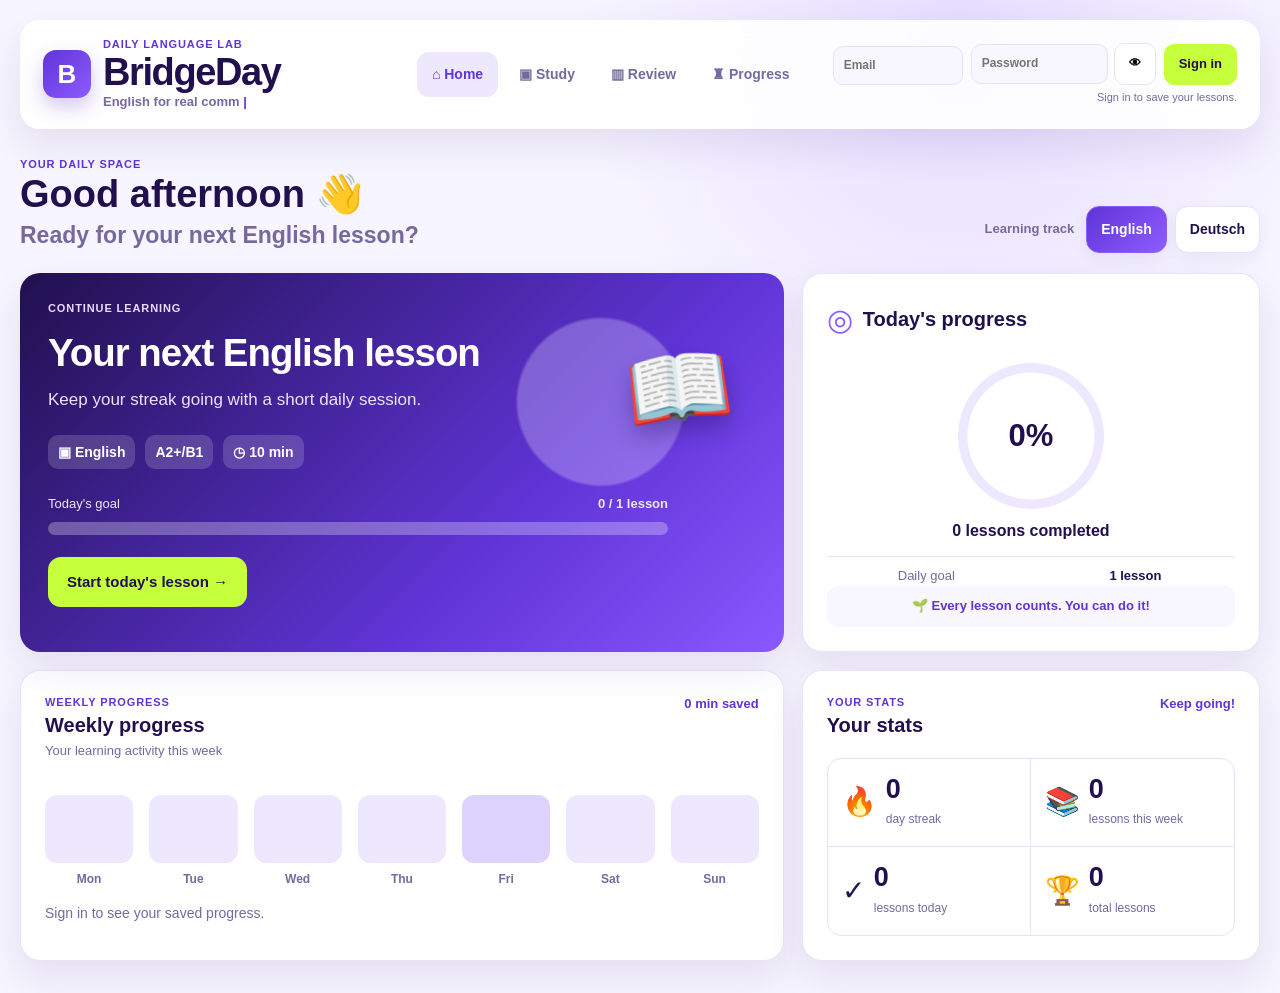
<file: front/index.html>
<!DOCTYPE html>

<!-- This file creates the BridgeDay page structure. -->
<!-- It shows the dashboard, study pages, and account areas. -->

<html lang="en">
<head>
  <!-- This helps the browser read special letters. -->
  <meta charset="UTF-8">

  <!-- This helps the page work on mobile phones. -->
  <meta name="viewport" content="width=device-width, initial-scale=1.0">

  <!-- This shows the BridgeDay browser icon. -->
  <link
    rel="icon"
    type="image/svg+xml"
    href="favicon.svg"
  >

  <!-- This is the text in the browser tab. -->
  <title>BridgeDay | Daily Language Lab</title>

  <!-- This connects the CSS file to the page. -->
  <link rel="stylesheet" href="styles.css">
</head>

<body>
  <!-- This is the main page area. -->
  <main class="app">

    <!-- This is the main app header. -->
    <header class="app-header">
      <!-- This shows the BridgeDay brand. -->
      <div class="brand-block">
        <div class="brand-icon">B</div>

        <div>
          <p class="brand-label">DAILY LANGUAGE LAB</p>
          <h1>BridgeDay</h1>

          <!-- This text changes by JavaScript. -->
          <p class="typing-line">
            <span id="typing-text"></span>
            <span class="typing-cursor">|</span>
          </p>
        </div>
      </div>

      <!-- This is the main app menu. -->
      <nav class="main-nav" aria-label="Main navigation">
        <button
          class="nav-button active-page"
          type="button"
          data-page="home"
        >
          ⌂ Home
        </button>

        <button
          class="nav-button"
          type="button"
          data-page="study"
        >
          ▣ Study
        </button>

        <button
          class="nav-button"
          type="button"
          data-page="review"
        >
          ▥ Review
        </button>

        <button
          class="nav-button"
          type="button"
          data-page="progress"
        >
          ♜ Progress
        </button>
      </nav>

      <!-- This shows the signed in user session. -->
      <section class="account-strip" id="account-strip" hidden>
        <div class="account-avatar">L</div>

        <div class="account-details">
          <strong id="top-user-label">user@example.com</strong>

          <!-- This shows the current browser session time. -->
          <span>
            <i class="online-dot"></i>
            Online · Session <span id="session-timer">00:00:00</span>
          </span>
        </div>

        <!-- This signs out the current user. -->
        <button
          class="logout-button"
          id="logout-button"
          type="button"
        >
          Sign out
        </button>
      </section>

      <!-- This shows the login form in the header. -->
      <section class="header-login-panel" id="auth-card">
        <!-- This sends login data to the API. -->
        <form class="auth-form header-auth-form" id="login-form">
          <label>
            <span class="screen-reader-text">Email</span>
            <input
              id="login-email"
              type="email"
              required
              placeholder="Email"
            >
          </label>

          <label>
            <span class="screen-reader-text">Password</span>

            <!-- This groups password input and eye button. -->
            <span class="password-field">
              <input
                id="login-password"
                type="password"
                required
                minlength="8"
                placeholder="Password"
              >

              <!-- This shows or hides the password. -->
              <button
                class="password-toggle"
                id="password-toggle"
                type="button"
                aria-label="Show password"
                title="Show password"
              >
                👁
              </button>
            </span>
          </label>

          <!-- This signs in the user. -->
          <button class="main-button" type="submit">
            Sign in
          </button>
        </form>

        <!-- This shows safe login messages. -->
        <p class="header-auth-status" id="auth-status">
          Sign in to save your learning.
        </p>
      </section>
    </header>

    <!-- This is the Home dashboard. -->
    <section class="home-dashboard page-section home-page">
      <!-- This welcomes the user. -->
      <div class="home-welcome">
        <div>
          <p class="small-title">YOUR DAILY SPACE</p>
          <h2 id="greeting-title">Good evening 👋</h2>
          <p id="greeting-question">
            Ready for your next English lesson?
          </p>
        </div>

        <!-- This chooses the study language. -->
        <section class="language-picker">
          <!-- This explains that buttons change the Learning track. -->
          <p>Learning track</p>

          <div class="language-buttons">
            <button
  class="language-button active-language"
  type="button"
  data-language="english"
>
  English
            </button>

            <button
              class="language-button"
              type="button"
              data-language="german"
            >
              Deutsch
            </button>
          </div>
        </section>
      </div>

      <!-- This holds the main dashboard cards. -->
      <div class="dashboard-grid">

        <!-- This shows the next lesson. -->
        <article class="continue-card">
          <p class="card-label">CONTINUE LEARNING</p>
          <h3 id="home-lesson-title">Your next English lesson</h3>
          <p id="home-lesson-description">
            Keep your streak going with a short daily session.
          </p>

          <div class="lesson-meta">
            <span id="home-lesson-language">▣ English</span>
            <span id="home-lesson-level">A2+/B1</span>
            <span>◷ 10 min</span>
          </div>

          <!-- This shows a simple daily goal. -->
          <div class="goal-area">
            <div class="goal-text">
              <span>Today's goal</span>
              <strong id="home-goal-text">0 / 1 lesson</strong>
            </div>

            <div class="goal-track">
              <div class="goal-fill" id="home-goal-fill"></div>
            </div>
          </div>

          <!-- This opens the Study page. -->
          <button
            class="continue-button"
            id="continue-button"
            type="button"
          >
            Start today's lesson →
          </button>
        </article>

        <!-- This shows today's real progress. -->
        <article class="today-card">
          <div class="today-title">
            <span>◎</span>
            <h3>Today's progress</h3>
          </div>

          <!-- This ring changes with daily progress. -->
          <div class="progress-ring" id="daily-progress-ring">
            <strong id="daily-progress-percent">0%</strong>
          </div>

          <strong class="today-completed" id="daily-progress-count">
            0 lessons completed
          </strong>

          <div class="today-goal">
            <span>Daily goal</span>
            <strong>1 lesson</strong>
          </div>

          <p class="encouragement">
            🌱 Every lesson counts. You can do it!
          </p>
        </article>

        <!-- This shows weekly activity. -->
        <article class="weekly-progress-card">
          <div class="card-heading">
            <div>
              <p class="card-label">WEEKLY PROGRESS</p>
              <h3>Weekly progress</h3>
              <p>Your learning activity this week</p>
            </div>

            <span id="weekly-minutes">0 min total</span>
          </div>

          <!-- These bars will use real activity later. -->
          <div class="week-bars">
            <div><span class="week-bar"></span><p>Mon</p></div>
            <div><span class="week-bar"></span><p>Tue</p></div>
            <div><span class="week-bar"></span><p>Wed</p></div>
            <div><span class="week-bar"></span><p>Thu</p></div>
            <div><span class="week-bar"></span><p>Fri</p></div>
            <div><span class="week-bar"></span><p>Sat</p></div>
            <div><span class="week-bar"></span><p>Sun</p></div>
          </div>

          <p class="weekly-text" id="weekly-text">
            Complete your first lesson to see your progress.
          </p>
        </article>

        <!-- This shows real totals from the API. -->
        <article class="stats-card">
          <div class="card-heading">
            <div>
              <p class="card-label">YOUR STATS</p>
              <h3>Your stats</h3>
            </div>

            <span>Keep going!</span>
          </div>

          <div class="stats-grid">
            <div>
              <span>🔥</span>
              <strong id="streak-count">0</strong>
              <p>day streak</p>
            </div>

            <div>
              <span>📚</span>
              <strong id="week-count">0</strong>
              <p>lessons this week</p>
            </div>

            <div>
              <span>✓</span>
              <strong id="today-count">0</strong>
              <p>lessons today</p>
            </div>

            <div>
              <span>🏆</span>
              <strong id="total-count">0</strong>
              <p>total lessons</p>
            </div>
          </div>
        </article>
      </div>
    </section>

    <!-- This is the main lesson card. -->
    <section class="lesson-panel page-section study-page" hidden>
      <div class="lesson-header">
        <div>
          <p class="small-title" id="lesson-topic">DAILY LIFE</p>
          <h2 id="lesson-title">My work routine</h2>
          <p class="lesson-help">Study one language at a time.</p>
        </div>

        <span class="level-tag" id="lesson-level">A2</span>
      </div>

      <!-- This is the study menu. -->
      <nav class="study-nav" aria-label="Study navigation">
        <button
          class="study-button active-study-button"
          type="button"
          data-study="text"
        >
          Text
        </button>

        <button class="study-button" type="button" data-study="listening">
          Listening
        </button>

        <button class="study-button" type="button" data-study="grammar">
          Grammar
        </button>

        <button class="study-button" type="button" data-study="vocabulary">
          Vocabulary
        </button>

        <button class="study-button" type="button" data-study="speaking">
          Speak & Write
        </button>
      </nav>

      <!-- This is the text study area. -->
      <section class="study-content text-content">
        <div class="lesson-progress">
          <div class="progress-text">
            <span>Lesson progress</span>
            <!-- This shows the current study step. -->
            <span id="study-step-label">Step 1 of 5</span>
          </div>

          <div class="progress-track">
            <!-- This shows the current study progress. -->
            <div
              class="progress-value"
              id="study-progress-value"
            ></div>
          </div>
        </div>

        <!-- This is the main language card. -->
        <article class="language-card english-card">
          <div class="card-top">
            <div>
              <p class="card-number">01</p>
              <h3 id="primary-language-label">English</h3>
            </div>

            <button
              class="soft-button"
              type="button"
              data-language="en-GB"
            >
              Listen
            </button>
          </div>

          <p class="main-phrase" id="english-text"></p>

          <div class="meaning-box">
            <p>Meaning in Portuguese</p>
            <p id="portuguese-help"></p>
          </div>
        </article>

        <!-- This shows the comparison language. -->
        <button
          class="show-language-button"
          type="button"
          id="show-german-button"
        >
          Show German version
        </button>

        <article class="language-card german-card" id="german-card" hidden>
          <div class="card-top">
            <div>
              <p class="card-number">02</p>
              <h3 id="comparison-language-label">Deutsch</h3>
            </div>

            <button
              class="soft-button"
              type="button"
              data-language="de-DE"
            >
              Listen
            </button>
          </div>

          <p class="main-phrase" id="german-text"></p>

          <div class="meaning-box">
            <p>Meaning in Portuguese</p>
            <p id="comparison-portuguese-help"></p>
          </div>
        </article>
      </section>

      <!-- This is the listening area. -->
      <section class="study-content listening-content" hidden>
        <p class="small-title">LISTENING</p>
        <h3>Listen and understand</h3>

        <!-- This text changes for each lesson. -->
        <p class="page-help">
          Listen to the sentence and repeat it.
        </p>

        <!-- This plays or stops the current lesson audio. -->
        <button
          class="soft-button"
          id="listening-audio-button"
          type="button"
        >
          Listen
        </button>
      </section>

      <!-- This is the grammar area. -->
      <section class="study-content grammar-content" hidden>
        <p class="small-title">GRAMMAR</p>

        <h3>Grammar for today</h3>

        <p class="page-help">Small grammar lessons appear here.</p>

        <!-- This area will show the lesson fill-in-the-blank exercise. -->
        <div id="exercise-practice"></div>
      </section>

      <!-- This is the vocabulary area. -->
      <section
        class="vocabulary-section study-content vocabulary-content"
        hidden
      >
        <div class="section-title">
          <div>
            <p class="small-title">WORDS FOR TODAY</p>
            <h3>Vocabulary</h3>
          </div>

          <span id="word-count">0 words</span>
        </div>

        <div class="word-list" id="word-list"></div>
      </section>

      <!-- This is the writing area. -->
      <section class="practice-section study-content speaking-content" hidden>
        <p class="small-title">YOUR PRACTICE</p>

        <!-- This title changes for the selected learning track. -->
        <h3 id="writing-title">My daily sentence</h3>

        <!-- This instruction changes for the selected learning track. -->
        <label id="writing-instruction" for="my-sentence">
          Write one sentence in English.
        </label>

        <!-- This placeholder changes for the selected learning track. -->
        <textarea
          id="my-sentence"
          placeholder="I study English every day."
        ></textarea>

        <!-- This saves the learner sentence. -->
        <button
          class="soft-button"
          id="save-sentence-button"
          type="button"
        >
          Save my sentence
        </button>
      </section>

      <!-- These control the lesson study flow. -->
      <footer class="lesson-actions">
        <!-- This returns to the previous study step. -->
        <button
          class="next-button"
          id="previous-step-button"
          type="button"
          hidden
        >
          ← Previous step
        </button>

        <!-- This opens the next study step. -->
        <button
          class="main-button"
          id="continue-step-button"
          type="button"
        >
          Continue to Listening →
        </button>

        <!-- This saves a lesson after every step is complete. -->
        <button
          class="main-button"
          id="finish-lesson-button"
          type="button"
          hidden
        >
          Finish lesson
        </button>

        <!-- This opens the next lesson after completion. -->
        <button
          class="next-button"
          id="next-lesson-button"
          type="button"
          hidden
        >
          Next lesson →
        </button>
      </footer>
    </section>

    <!-- This is the review page. -->
    <section class="review-page page-section" hidden>
      <p class="small-title">REVIEW</p>
      <h2>Review your learning</h2>
      <p class="page-help">
        Review lessons when BridgeDay says they are ready.
      </p>

      <!-- This title changes with the review queue. -->
      <h3 id="review-title">Next review</h3>

      <!-- This text explains the review queue. -->
      <p id="review-text">Sign in to see your review status.</p>

      <!-- JavaScript creates real review cards here. -->
      <div id="review-list"></div>
    </section>

    <!-- This is the progress page. -->
    <section class="progress-page page-section" hidden>
      <p class="small-title">PROGRESS</p>
      <h2>Your language progress</h2>
      <p class="page-help">Your real data comes from BridgeDay API.</p>

      <article class="empty-card">
        <h3 id="progress-title">Start your first lesson</h3>
        <p id="progress-summary">
          Your data will grow with every study session.
        </p>
        <p id="progress-review">
          Sign in to see your review information.
        </p>
      </article>

      <!-- This area will show completed lessons from the selected track. -->
      <div id="progress-history-list" class="progress-history-list"></div>
    </section>
  </main>

  <!-- This starts the BridgeDay front application.
  <script
    type="module"
    src="js/app.js"
  ></script> -->

  <!-- Load the reusable exercise feature first. -->
<script src="js/exercises.js"></script>

<!-- Load the main BridgeDay application. -->
<script src="app.js"></script>
</body>
</html>
</file>
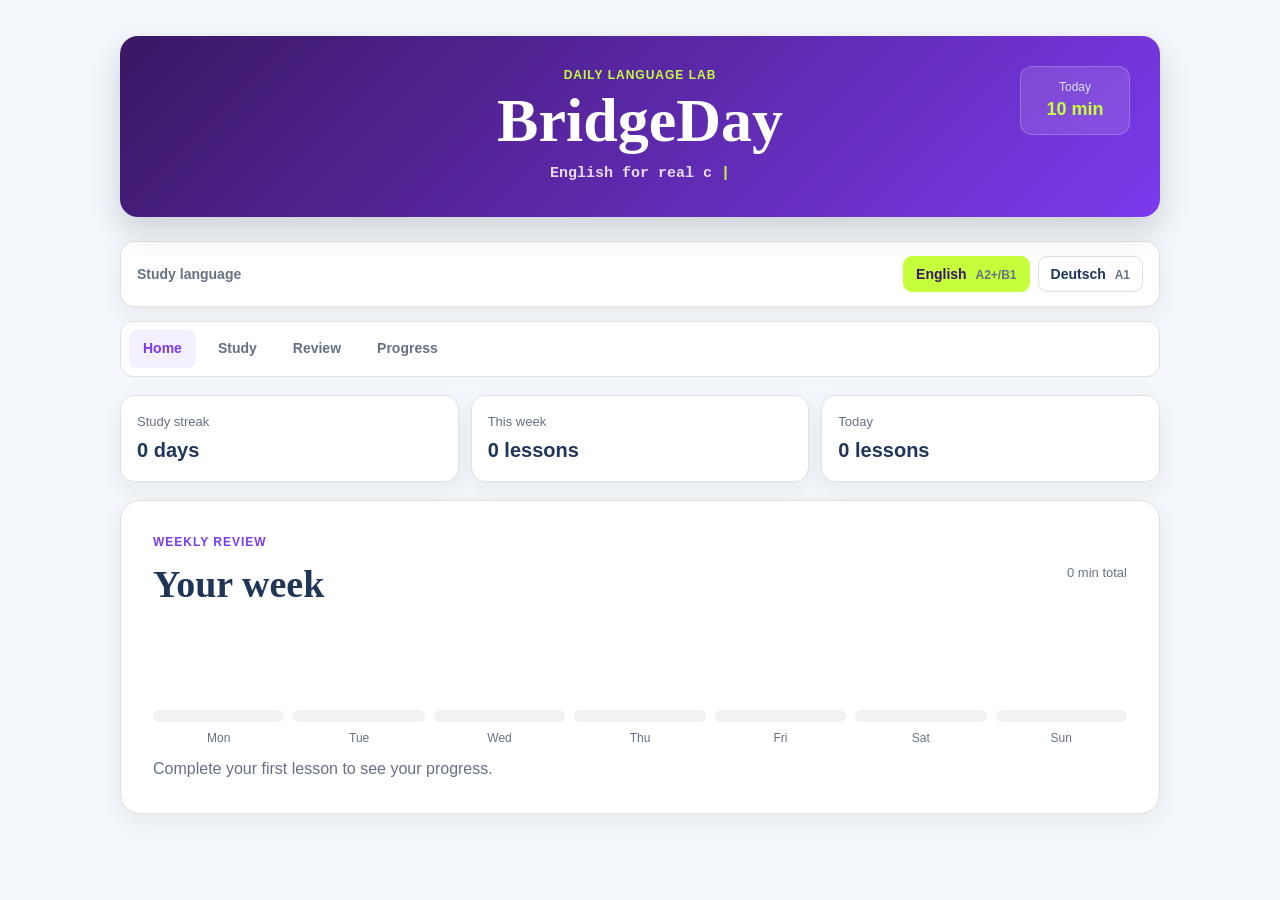
<file: frontend/index.html>
<!DOCTYPE html>
<html lang="en">
<head>
  <!-- This helps the browser read special letters. -->
  <meta charset="UTF-8">

  <!-- This helps the page work on mobile phones. -->
  <meta name="viewport" content="width=device-width, initial-scale=1.0">

  <!-- This shows the BridgeDay browser icon. -->
  <link
    rel="icon"
    type="image/svg+xml"
    href="favicon.svg"
  >

  <!-- This is the text in the browser tab. -->
  <title>BridgeDay | Daily Language Lab</title>

  <!-- This connects the CSS file to the page. -->
  <link rel="stylesheet" href="styles.css">
</head>

<body>
  <!-- This is the main page area. -->
  <main class="app">

    <!-- This is the top of the page. -->
    <header class="topbar">
      <!-- This is the main brand text. -->
      <div class="brand-block">
        <p class="small-title">DAILY LANGUAGE LAB</p>
        <h1>BridgeDay</h1>

        <!-- This text changes by JavaScript. -->
        <p class="typing-line">
          <span id="typing-text"></span>
          <span class="typing-cursor">|</span>
        </p>
      </div>
      <!-- This shows a small daily goal. -->
      <div class="daily-goal">
        <span>Today</span>
        <strong>10 min</strong>
      </div>
    </header>

    <!-- This chooses the study language. -->
<section class="language-picker">
  <p>Study language</p>

  <div class="language-buttons">
    <!-- This is the English button. -->
    <button
      class="language-button active-language"
      type="button"
      data-language="english"
    >
      English
      <span>A2+/B1</span>
    </button>

    <!-- This is the German button. -->
    <button
      class="language-button"
      type="button"
      data-language="german"
    >
      Deutsch
      <span>A1</span>
    </button>
  </div>
</section>

<!-- This is the main menu. -->
<nav class="main-nav" aria-label="Main navigation">
  <!-- This opens the home page. -->
  <button
    class="nav-button active-page"
    type="button"
    data-page="home"
  >
    Home
  </button>

  <!-- This opens the study page. -->
  <button
    class="nav-button"
    type="button"
    data-page="study"
  >
    Study
  </button>

  <!-- This opens the review page. -->
  <button
    class="nav-button"
    type="button"
    data-page="review"
  >
    Review
  </button>

  <!-- This opens the progress page. -->
  <button
    class="nav-button"
    type="button"
    data-page="progress"
  >
    Progress
  </button>
</nav>

    <!-- This shows your small progress. -->
    <section class="quick-progress page-section home-page">
      <div>
        <p>Study streak</p>
        <strong id="streak-count">0 days</strong>
      </div>

      <div>
        <p>This week</p>
        <strong id="week-count">0 lessons</strong>
      </div>

      <div>
        <p>Today</p>
        <strong id="today-count">0 lessons</strong>
      </div>
    </section>

    <!-- This is the main lesson card. -->
    <section class="lesson-panel page-section study-page" hidden>

      <!-- This is the lesson header. -->
      <div class="lesson-header">
        <div>
          <p class="small-title" id="lesson-topic">DAILY LIFE</p>
          <h2 id="lesson-title">My daily habit</h2>
          <p class="lesson-help">
            Study one language at a time.
          </p>
        </div>

        <span class="level-tag">A2</span>
      </div>

      <!-- This is the study menu. -->
      <nav class="study-nav" aria-label="Study navigation">

        <button
          class="study-button active-study-button"
          type="button"
          data-study="text"
        >
          Text
        </button>

        <!-- This opens the listening area. -->
        <button
          class="study-button"
          type="button"
          data-study="listening"
        >
          Listening
        </button>

        <!-- This opens the grammar area. -->
        <button
          class="study-button"
          type="button"
          data-study="grammar"
        >
          Grammar
        </button>

        <!-- This opens the vocabulary area. -->
        <button
          class="study-button"
          type="button"
          data-study="vocabulary"
        >
          Vocabulary
        </button>

        <!-- This opens the speaking area. -->
        <button
          class="study-button"
          type="button"
          data-study="speaking"
        >
          Speak & Write
        </button>
      </nav>

      <!-- This is the text study area. -->
      <section class="study-content text-content">

      <!-- This shows your lesson progress. -->
      <div class="lesson-progress">
        <div class="progress-text">
          <span>Lesson progress</span>
          <span>Step 1 of 4</span>
        </div>

        <div class="progress-track">
          <div class="progress-value"></div>
        </div>
      </div>

      <!-- This is the English lesson. -->
      <article class="language-card english-card">
        <div class="card-top">
          <div>
            <p class="card-number">01</p>
            <h3>English</h3>
          </div>

          <!-- This button will play the English audio. -->
          <button
            class="soft-button"
            type="button"
            data-language="en-GB"
          >
            Listen
          </button>
        </div>

        <p class="main-phrase" id="english-text">
          I study English for thirty minutes every day.
        </p>

        <div class="meaning-box">
          <p>Meaning in Portuguese</p>
          <p id="portuguese-help">
            Eu estudo inglês por trinta minutos todos os dias.
          </p>
        </div>
      </article>

      <!-- This button shows German when you are ready. -->
      <button
        class="show-language-button"
        type="button"
        id="show-german-button"
      >
        Show German version
      </button>

      <!-- This card is hidden at the start. -->
      <article class="language-card german-card" id="german-card" hidden>
        <div class="card-top">
          <div>
            <p class="card-number">02</p>
            <h3>Deutsch</h3>
          </div>

          <!-- This button will play the German audio. -->
          <button
            class="soft-button"
            type="button"
            data-language="de-DE"
          >
            Listen
          </button>
        </div>

        <p class="main-phrase" id="german-text">
          Ich lerne jeden Tag dreißig Minuten Englisch.
        </p>

        <div class="meaning-box">
          <p>Meaning in Portuguese</p>
          <p>Eu estudo inglês por trinta minutos todos os dias.</p>
        </div>
      </article>

      </section>

      <!-- This is the listening study area. -->
      <section class="study-content listening-content" hidden>
        <p class="small-title">LISTENING</p>
        <h3>Listen and understand</h3>
        <p class="page-help">
          Audio exercises will appear here.
        </p>

        <article class="empty-card">
          <h3>Listen to the daily sentence</h3>
          <p>Listen, repeat and write what you hear.</p>
        </article>
      </section>

      <!-- This is the grammar study area. -->
      <section class="study-content grammar-content" hidden>
        <p class="small-title">GRAMMAR</p>
        <h3>Grammar for today</h3>
        <p class="page-help">
          Small grammar lessons will appear here.
        </p>

        <article class="empty-card">
          <h3>One small rule at a time</h3>
          <p>Learn grammar with short examples.</p>
        </article>
      </section>

      <!-- These are the words for today. -->
      <section vocabulary-section study-content vocabulary-content" hidden>
        <div class="section-title">
          <div>
            <p class="small-title">WORDS FOR TODAY</p>
            <h3>Vocabulary</h3>
          </div>

          <span>3 words</span>
        </div>

        <div class="word-list">
          <article class="word-card">
            <strong>study</strong>
            <span>estudar</span>
          </article>

          <article class="word-card">
            <strong>thirty minutes</strong>
            <span>trinta minutos</span>
          </article>

          <article class="word-card">
            <strong>every day</strong>
            <span>todos os dias</span>
          </article>
        </div>
      </section>

      <!-- This is your writing practice. -->
      <section class="practice-section study-content speaking-content" hidden>
        <div class="section-title">
          <div>
            <p class="small-title">YOUR PRACTICE</p>
            <h3>My daily sentence</h3>
          </div>
        </div>

        <label for="my-sentence">
          Write one sentence in English.
        </label>

        <textarea
          id="my-sentence"
          placeholder="I study English every day."
        ></textarea>

        <button class="soft-button" type="button">
          Save my sentence
        </button>
      </section>

      <!-- This is your speaking practice. -->
      <section class="speaking-section study-content speaking-content" hidden>
        <div>
          <p class="small-title">SPEAKING PRACTICE</p>
          <h3>Listen, repeat and record.</h3>
          <p>Use your voice to practise the sentence.</p>
        </div>

        <div class="speaking-buttons">
          <button class="record-button" type="button">
            Record voice
          </button>

          <button class="soft-button" type="button">
            Listen to recording
          </button>
        </div>
      </section>

      <!-- These are the main lesson actions. -->
      <footer class="lesson-actions">
        <button class="main-button" type="button">
          Finish lesson
        </button>

        <button class="next-button" type="button">
          Next lesson →
        </button>
      </footer>
    </section>

    <!-- This is the review page. -->
<section class="review-page page-section" hidden>
  <p class="small-title">REVIEW</p>
  <h2>Review your learning</h2>
  <p class="page-help">
    Your word and grammar reviews will appear here.
  </p>

  <article class="empty-card">
    <h3>Next review</h3>
    <p>Complete lessons to unlock your first review.</p>
  </article>
</section>

<!-- This is the progress page. -->
<section class="progress-page page-section" hidden>
  <p class="small-title">PROGRESS</p>
  <h2>Your language progress</h2>
  <p class="page-help">
    Your time, answers and learning data will appear here.
  </p>

  <article class="empty-card">
    <h3>Start your first lesson</h3>
    <p>Your data will grow with every study session.</p>
  </article>
</section>

    <!-- This is the small weekly dashboard. -->
    <section class="weekly-card page-section home-page">
      <div class="section-title">
        <div>
          <p class="small-title">WEEKLY REVIEW</p>
          <h2>Your week</h2>
        </div>

        <span>0 min total</span>
      </div>

      <!-- These bars will show study days later. -->
      <div class="week-bars">
        <div><span class="bar"></span><p>Mon</p></div>
        <div><span class="bar"></span><p>Tue</p></div>
        <div><span class="bar"></span><p>Wed</p></div>
        <div><span class="bar"></span><p>Thu</p></div>
        <div><span class="bar"></span><p>Fri</p></div>
        <div><span class="bar"></span><p>Sat</p></div>
        <div><span class="bar"></span><p>Sun</p></div>
      </div>

      <p class="weekly-text">
        Complete your first lesson to see your progress.
      </p>
    </section>
  </main>

  <!-- This connects JavaScript to the page. -->
  <script src="app.js"></script>
</body>
</html>
</file>
<file: front/styles.css>
/* This file styles the BridgeDay front page. */
/* It controls the dashboard, study pages, and mobile screens. */

:root {
  --purple-950: #20104e;
  --purple-800: #3e1a8f;
  --purple-700: #6034d7;
  --purple-500: #8d5cff;
  --purple-100: #eee8ff;
  --purple-50: #f8f6ff;
  --lime: #c6ff3c;
  --lime-dark: #9ce300;
  --green: #25b86c;
  --orange: #ff9d28;
  --red: #d94b49;
  --text: #21154d;
  --muted: #75699e;
  --line: #e8e1fa;
  --surface: #ffffff;
  --background: #f7f5ff;
  --shadow: 0 16px 38px rgba(55, 29, 122, 0.1);
}

/* This makes sizes easier. */
* {
  box-sizing: border-box;
}

/* This styles the full page. */
body {
  margin: 0;
  background:
    radial-gradient(circle at 75% 5%, #e5dcff 0, transparent 28%),
    var(--background);
  color: var(--text);
  font-family: Inter, "Segoe UI", Arial, sans-serif;
  line-height: 1.45;
}

/* This gives controls the page font. */
button,
input,
textarea {
  font: inherit;
}

/* This keeps the app in the center. */
.app {
  width: min(1400px, calc(100% - 40px));
  margin: 0 auto;
  padding: 20px 0 32px;
}

/* This styles the main header. */
.app-header {
  display: grid;
  grid-template-columns: 1fr auto auto;
  align-items: center;
  gap: 28px;
  min-height: 96px;
  padding: 16px 22px;
  background: rgba(255, 255, 255, 0.88);
  border: 1px solid rgba(255, 255, 255, 0.9);
  border-radius: 20px;
  box-shadow: var(--shadow);
  backdrop-filter: blur(12px);
}

/* This puts the brand items together. */
.brand-block {
  display: flex;
  align-items: center;
  gap: 12px;
}

/* This styles the brand icon. */
.brand-icon {
  display: grid;
  width: 48px;
  height: 48px;
  place-items: center;
  background: linear-gradient(135deg, var(--purple-700), var(--purple-500));
  border-radius: 13px;
  box-shadow: 0 9px 18px rgba(92, 51, 209, 0.25);
  color: var(--surface);
  font-size: 26px;
  font-weight: 800;
}

/* This styles small labels. */
.brand-label,
.small-title,
.card-label {
  margin: 0;
  color: var(--purple-700);
  font-size: 11px;
  font-weight: 800;
  letter-spacing: 0.9px;
}

/* This styles the brand title. */
h1 {
  margin: 0;
  color: var(--purple-950);
  font-size: clamp(29px, 3vw, 38px);
  line-height: 1;
  letter-spacing: -1.4px;
}

/* This styles section titles. */
h2 {
  margin: 0;
  color: var(--purple-950);
  font-size: clamp(27px, 3vw, 38px);
  line-height: 1.12;
}

/* This styles card titles. */
h3 {
  margin: 0;
  color: var(--purple-950);
  font-size: 20px;
}

/* This styles the changing brand line. */
.typing-line {
  min-height: 18px;
  margin: 2px 0 0;
  color: var(--muted);
  font-size: 13px;
  font-weight: 600;
}

/* This styles the typing cursor. */
.typing-cursor {
  color: var(--purple-700);
  animation: blink 0.8s infinite;
}

/* This makes the cursor blink. */
@keyframes blink {
  50% {
    opacity: 0;
  }
}

/* This styles the main menu. */
.main-nav {
  display: flex;
  gap: 6px;
  align-items: center;
}

/* This styles menu buttons. */
.nav-button {
  padding: 12px 15px;
  background: transparent;
  border: 0;
  border-radius: 12px;
  color: var(--muted);
  cursor: pointer;
  font-size: 14px;
  font-weight: 750;
  white-space: nowrap;
}

/* This styles the active menu button. */
.nav-button.active-page {
  background: var(--purple-100);
  color: var(--purple-700);
}

/* This styles menu hover. */
.nav-button:hover {
  background: var(--purple-50);
  color: var(--purple-700);
}

/* This styles the signed in user area. */
.account-strip {
  display: flex;
  align-items: center;
  gap: 10px;
  min-width: 290px;
  padding-left: 14px;
  border-left: 1px solid var(--line);
}

/* This styles the user letter. */
.account-avatar {
  display: grid;
  width: 42px;
  height: 42px;
  place-items: center;
  background: linear-gradient(135deg, #c5acff, var(--purple-700));
  border-radius: 50%;
  color: var(--surface);
  font-size: 17px;
  font-weight: 800;
}

/* This groups account text. */
.account-details {
  display: grid;
  min-width: 0;
}

/* This styles the account email. */
.account-details strong {
  overflow: hidden;
  color: var(--purple-950);
  font-size: 14px;
  text-overflow: ellipsis;
  white-space: nowrap;
}

/* This styles the online text. */
.account-details span {
  color: var(--muted);
  font-size: 12px;
  white-space: nowrap;
}

/* This styles the online dot. */
.online-dot {
  display: inline-block;
  width: 9px;
  height: 9px;
  margin-right: 4px;
  background: var(--green);
  border-radius: 50%;
}

/* This styles the logout button. */
.logout-button {
  padding: 10px 13px;
  background: #fff6f5;
  border: 1px solid #f2b8b4;
  border-radius: 11px;
  color: var(--red);
  cursor: pointer;
  font-size: 13px;
  font-weight: 800;
}

/* This styles logout hover. */
.logout-button:hover {
  background: #ffe9e6;
}

/* This styles the header sign in button. */
.header-login-button {
  padding: 11px 17px;
  background: var(--lime);
  border: 1px solid var(--lime);
  border-radius: 11px;
  color: var(--purple-950);
  cursor: pointer;
  font-size: 13px;
  font-weight: 850;
}

/* This styles header sign in hover. */
.header-login-button:hover {
  background: var(--lime-dark);
  transform: translateY(-1px);
}

/* This adds space below the header. */
.home-dashboard {
  margin-top: 28px;
}

/* This styles the welcome area. */
.home-welcome {
  display: flex;
  align-items: end;
  justify-content: space-between;
  gap: 20px;
  margin-bottom: 20px;
}

/* This styles the welcome question. */
.home-welcome > div > p:last-child {
  margin: 4px 0 0;
  color: var(--muted);
  font-size: clamp(17px, 2vw, 23px);
  font-weight: 600;
}

/* This styles the language area. */
.language-picker {
  display: flex;
  align-items: center;
  gap: 12px;
}

/* This styles language text. */
.language-picker > p {
  margin: 0;
  color: var(--muted);
  font-size: 13px;
  font-weight: 700;
}

/* This puts language buttons together. */
.language-buttons {
  display: flex;
  gap: 8px;
}

/* This styles one language button. */
.language-button {
  padding: 12px 14px;
  background: var(--surface);
  border: 1px solid var(--line);
  border-radius: 13px;
  color: var(--purple-950);
  cursor: pointer;
  font-size: 14px;
  font-weight: 800;
  box-shadow: 0 6px 15px rgba(55, 29, 122, 0.06);
}

/* This styles language levels. */
.language-button span {
  margin-left: 7px;
  color: var(--muted);
  font-size: 12px;
}

/* This styles the active language. */
.language-button.active-language {
  background: linear-gradient(135deg, var(--purple-700), var(--purple-500));
  border-color: var(--purple-500);
  color: var(--surface);
}

/* This styles the active language level. */
.language-button.active-language span {
  color: #eee8ff;
}

/* This creates the dashboard grid. */
.dashboard-grid {
  display: grid;
  grid-template-columns: minmax(0, 1.5fr) minmax(310px, 0.9fr);
  gap: 18px;
}

/* This styles dashboard cards. */
.continue-card,
.today-card,
.weekly-progress-card,
.stats-card,
.auth-card,
.lesson-panel,
.empty-card {
  border-radius: 20px;
  box-shadow: var(--shadow);
}

/* This styles the main learning card. */
.continue-card {
  position: relative;
  min-height: 328px;
  padding: 28px;
  overflow: hidden;
  background:
    radial-gradient(circle at 76% 34%, rgba(222, 208, 255, 0.32) 0 13%, transparent 13.5%),
    linear-gradient(135deg, var(--purple-950), var(--purple-700) 65%, #8a58ff);
  color: var(--surface);
}

/* This adds a book icon to the lesson card. */
.continue-card::after {
  position: absolute;
  top: 52px;
  right: 52px;
  content: "📖";
  filter: drop-shadow(0 12px 12px rgba(29, 9, 85, 0.35));
  font-size: 86px;
  transform: rotate(-7deg);
}

/* This styles labels on the lesson card. */
.continue-card .card-label {
  color: #e8dcff;
}

/* This styles the lesson card title. */
.continue-card h3 {
  max-width: 580px;
  margin-top: 8px;
  color: var(--surface);
  font-size: clamp(28px, 3vw, 40px);
  letter-spacing: -1px;
}

/* This styles lesson card help text. */
.continue-card > p:not(.card-label) {
  max-width: 480px;
  margin: 8px 0 22px;
  color: #ebe4ff;
  font-size: 17px;
}

/* This styles lesson meta items. */
.lesson-meta {
  display: flex;
  flex-wrap: wrap;
  gap: 10px;
  margin-bottom: 26px;
}

/* This styles one lesson meta item. */
.lesson-meta span {
  padding: 7px 10px;
  background: rgba(255, 255, 255, 0.16);
  border-radius: 10px;
  color: var(--surface);
  font-size: 14px;
  font-weight: 750;
}

/* This styles the goal area. */
.goal-area {
  max-width: 620px;
}

/* This styles goal text. */
.goal-text {
  display: flex;
  justify-content: space-between;
  margin-bottom: 8px;
  color: #eee7ff;
  font-size: 13px;
}

/* This styles the goal track. */
.goal-track {
  height: 13px;
  overflow: hidden;
  background: rgba(255, 255, 255, 0.28);
  border-radius: 999px;
}

/* This styles the goal fill. */
.goal-fill {
  width: 0%;
  height: 100%;
  background: var(--lime);
  border-radius: inherit;
  transition: width 0.4s ease;
}

/* This styles the continue button. */
.continue-button {
  margin-top: 22px;
  padding: 14px 19px;
  background: var(--lime);
  border: 0;
  border-radius: 13px;
  color: var(--purple-950);
  cursor: pointer;
  font-size: 15px;
  font-weight: 850;
}

/* This styles continue hover. */
.continue-button:hover {
  background: var(--lime-dark);
  transform: translateY(-1px);
}

/* This styles the daily progress card. */
.today-card,
.weekly-progress-card,
.stats-card {
  padding: 24px;
  background: var(--surface);
  border: 1px solid rgba(232, 225, 250, 0.9);
}

/* This styles the daily progress title. */
.today-title {
  display: flex;
  align-items: center;
  gap: 10px;
}

/* This styles the daily icon. */
.today-title > span {
  color: var(--purple-500);
  font-size: 30px;
}

/* This centers daily information. */
.today-card {
  display: flex;
  flex-direction: column;
  align-items: center;
  text-align: center;
}

/* This keeps title on the left. */
.today-card .today-title {
  align-self: stretch;
  text-align: left;
}

/* This styles the daily progress ring. */
.progress-ring {
  display: grid;
  width: 146px;
  height: 146px;
  margin: 22px 0 10px;
  place-items: center;
  background:
    radial-gradient(var(--surface) 61%, transparent 62%),
    conic-gradient(
      var(--purple-600, #7145ed) var(--daily-percent, 0%),
      var(--purple-100) 0
    );
  border-radius: 50%;
}

/* This styles the ring percentage. */
.progress-ring strong {
  color: var(--purple-950);
  font-size: 31px;
}

/* This styles the completed daily text. */
.today-completed {
  color: var(--purple-950);
  font-size: 16px;
}

/* This styles the daily goal area. */
.today-goal {
  display: grid;
  width: 100%;
  grid-template-columns: 1fr 1fr;
  gap: 10px;
  margin-top: 14px;
  padding-top: 10px;
  border-top: 1px solid var(--line);
}

/* This styles the daily goal text. */
.today-goal span,
.today-goal strong {
  color: var(--muted);
  font-size: 13px;
}

/* This styles the daily goal number. */
.today-goal strong {
  color: var(--purple-950);
}

/* This styles the encouragement text. */
.encouragement {
  width: 100%;
  margin: auto 0 0;
  padding: 11px;
  background: var(--purple-50);
  border-radius: 11px;
  color: var(--purple-700);
  font-size: 13px;
  font-weight: 700;
}

/* This styles card headings. */
.card-heading {
  display: flex;
  align-items: start;
  justify-content: space-between;
  gap: 14px;
}

/* This styles card heading help text. */
.card-heading p:not(.card-label) {
  margin: 2px 0 0;
  color: var(--muted);
  font-size: 13px;
}

/* This styles card heading side text. */
.card-heading > span {
  color: var(--purple-700);
  font-size: 13px;
  font-weight: 800;
  white-space: nowrap;
}

/* This styles weekly bars. */
.week-bars {
  display: grid;
  grid-template-columns: repeat(7, 1fr);
  gap: 16px;
  align-items: end;
  height: 108px;
  margin: 20px 0 8px;
}

/* This marks the current day. */
.week-bar.today-bar {
  background: #ded2ff;
}

/* This marks a completed study day. */
.week-bar.completed-bar {
  background: linear-gradient(
    180deg,
    var(--purple-500),
    var(--purple-700)
  );
}

/* This styles one weekly bar item. */
.week-bars div {
  display: grid;
  justify-items: center;
  gap: 8px;
}

/* This styles one weekly bar. */
.week-bar {
  display: block;
  width: 100%;
  height: 68px;
  background: var(--purple-100);
  border-radius: 12px;
}

/* This styles weekly day text. */
.week-bars p {
  margin: 0;
  color: var(--muted);
  font-size: 12px;
  font-weight: 700;
}

/* This styles the weekly message. */
.weekly-text {
  margin: 14px 0 0;
  color: var(--muted);
  font-size: 14px;
}

/* This styles the stats grid. */
.stats-grid {
  display: grid;
  grid-template-columns: repeat(2, 1fr);
  margin-top: 18px;
  border: 1px solid var(--line);
  border-radius: 14px;
  overflow: hidden;
}

/* This styles one stat item. */
.stats-grid div {
  display: grid;
  grid-template-columns: auto 1fr;
  column-gap: 9px;
  align-items: center;
  min-height: 88px;
  padding: 14px;
  border-right: 1px solid var(--line);
  border-bottom: 1px solid var(--line);
}

/* This removes extra stat borders. */
.stats-grid div:nth-child(2n) {
  border-right: 0;
}

/* This removes bottom stat borders. */
.stats-grid div:nth-last-child(-n + 2) {
  border-bottom: 0;
}

/* This styles stat icons. */
.stats-grid span {
  grid-row: span 2;
  font-size: 28px;
}

/* This styles stat numbers. */
.stats-grid strong {
  color: var(--purple-950);
  font-size: 27px;
  line-height: 1;
}

/* This styles stat names. */
.stats-grid p {
  margin: 2px 0 0;
  color: var(--muted);
  font-size: 12px;
}

/* This styles the login card. */
.auth-card {
  display: grid;
  grid-template-columns: 1fr auto;
  gap: 20px;
  align-items: end;
  margin-top: 18px;
  padding: 22px 24px;
  background: var(--surface);
  border: 1px solid var(--line);
}

/* This styles help text. */
.page-help,
.lesson-help {
  margin: 5px 0 0;
  color: var(--muted);
  font-size: 14px;
}

/* This styles the login form. */
.auth-form {
  display: grid;
  grid-template-columns: 210px 210px auto;
  gap: 10px;
  align-items: end;
}

/* This styles login labels. */
.auth-form label {
  display: grid;
  gap: 5px;
  color: var(--text);
  font-size: 12px;
  font-weight: 800;
}

/* This styles login inputs. */
.auth-form input {
  width: 100%;
  padding: 10px;
  background: var(--purple-50);
  border: 1px solid var(--line);
  border-radius: 10px;
  color: var(--text);
}

/* This styles the compact header login area. */
.header-login-panel {
  display: grid;
  min-width: 390px;
  gap: 5px;
}

/* This styles the login fields inside the header. */
.header-auth-form {
  display: grid;
  grid-template-columns: 130px 185px auto;
  gap: 8px;
  align-items: end;
}

/* This keeps header labels invisible but accessible. */
.screen-reader-text {
  position: absolute;
  width: 1px;
  height: 1px;
  overflow: hidden;
  clip: rect(0, 0, 0, 0);
  white-space: nowrap;
}

/* This styles login feedback in the header. */
.header-auth-status {
  min-height: 16px;
  margin: 0;
  color: var(--muted);
  font-size: 11px;
  text-align: right;
}

/* This puts password controls together. */
.password-field {
  display: flex;
  align-items: center;
  gap: 6px;
}

/* This lets the password input grow. */
.password-field input {
  flex: 1;
}

/* This styles the password eye. */
.password-toggle {
  width: 42px;
  height: 42px;
  background: var(--surface);
  border: 1px solid var(--line);
  border-radius: 10px;
  cursor: pointer;
}

/* This styles main action buttons. */
.main-button,
.next-button,
.soft-button,
.show-language-button {
  padding: 10px 14px;
  background: var(--surface);
  border: 1px solid var(--line);
  border-radius: 10px;
  color: var(--purple-950);
  cursor: pointer;
  font-size: 13px;
  font-weight: 800;
}

/* This styles an audio button while speech is playing. */
.soft-button.audio-playing {
  background: #fff1f0;
  border-color: #f2b8b4;
  color: var(--red);
}

/* This styles the main green button. */
.main-button {
  background: var(--lime);
  border-color: var(--lime);
}

/* This styles the study page. */
.lesson-panel {
  margin-top: 24px;
  padding: 26px;
  background: var(--surface);
  border: 1px solid var(--line);
}

/* This styles page layouts. */
.review-page,
.progress-page {
  margin-top: 24px;
  padding: 24px;
  background: var(--surface);
  border: 1px solid var(--line);
  border-radius: 20px;
  box-shadow: var(--shadow);
}

/* This styles lesson headers. */
.lesson-header,
.section-title,
.card-top,
.lesson-actions {
  display: flex;
  align-items: center;
  justify-content: space-between;
  gap: 14px;
}

/* This styles the lesson level. */
.level-tag {
  padding: 7px 12px;
  background: var(--lime);
  border-radius: 999px;
  color: var(--purple-950);
  font-size: 12px;
  font-weight: 800;
}

/* This styles study navigation. */
.study-nav {
  display: flex;
  gap: 6px;
  margin: 18px 0;
  padding: 6px;
  overflow-x: auto;
  background: var(--purple-50);
  border-radius: 12px;
}

/* This styles study buttons. */
.study-button {
  padding: 8px 11px;
  background: transparent;
  border: 1px solid transparent;
  border-radius: 9px;
  color: var(--muted);
  cursor: pointer;
  font-size: 13px;
  font-weight: 750;
  white-space: nowrap;
}

/* This styles the active study button. */
.study-button.active-study-button {
  background: linear-gradient(
    135deg,
    var(--purple-700),
    var(--purple-500)
  );
  border-color: var(--purple-500);
  box-shadow: 0 7px 16px rgba(96, 52, 215, 0.22);
  color: var(--surface);
}

/* This styles lesson progress. */
.lesson-progress {
  margin: 14px 0;
}

/* This styles progress text. */
.progress-text {
  display: flex;
  justify-content: space-between;
  margin-bottom: 7px;
  color: var(--muted);
  font-size: 12px;
}

/* This styles progress tracks. */
.progress-track {
  height: 8px;
  overflow: hidden;
  background: var(--purple-100);
  border-radius: 999px;
}

/* This styles progress values. */
.progress-value {
  width: 25%;
  height: 100%;
  background: var(--lime);
  border-radius: inherit;
}

/* This styles language cards. */
.language-card {
  margin: 12px 0;
  padding: 18px;
  border: 1px solid var(--line);
  border-radius: 16px;
}

/* This styles English cards. */
.english-card {
  background: #f9fff1;
}

/* This styles German cards. */
.german-card {
  background: var(--purple-50);
}

/* This styles card numbers. */
.card-number {
  margin: 0;
  color: var(--purple-700);
  font-size: 11px;
  font-weight: 800;
}

/* This styles the main lesson phrase. */
.main-phrase {
  margin: 16px 0 10px;
  color: var(--purple-950);
  font-size: clamp(20px, 2.3vw, 27px);
  font-weight: 800;
  line-height: 1.3;
}

/* This styles meanings. */
.meaning-box {
  padding-top: 10px;
  border-top: 1px solid rgba(62, 26, 143, 0.12);
}

/* This styles meaning text. */
.meaning-box p {
  margin: 0;
}

/* This styles meaning labels. */
.meaning-box p:first-child {
  margin-bottom: 3px;
  color: var(--muted);
  font-size: 11px;
  font-weight: 800;
}

/* This styles the comparison button. */
.show-language-button {
  width: 100%;
  background: var(--purple-50);
}

/* This styles vocabulary cards. */
.word-list {
  display: grid;
  grid-template-columns: repeat(3, 1fr);
  gap: 10px;
  margin-top: 12px;
}

/* This styles one word card. */
.word-card {
  padding: 12px;
  background: var(--purple-50);
  border: 1px solid var(--line);
  border-radius: 12px;
}

/* This styles word text. */
.word-card strong {
  display: block;
  color: var(--purple-700);
}

/* This styles word meaning. */
.word-card span {
  color: var(--muted);
  font-size: 13px;
}

/* This styles writing areas. */
.practice-section {
  margin-top: 16px;
}

/* This styles text areas. */
textarea {
  width: 100%;
  min-height: 90px;
  margin: 10px 0;
  padding: 11px;
  border: 1px solid var(--line);
  border-radius: 10px;
}

/* This styles lesson actions. */
.lesson-actions {
  margin-top: 20px;
  padding-top: 16px;
  border-top: 1px solid var(--line);
}

/* This styles empty cards. */
.empty-card {
  margin-top: 16px;
  padding: 18px;
  background: var(--purple-50);
  border: 1px dashed #c8b9ee;
}

/* This hides hidden elements. */
[hidden] {
  display: none !important;
}

/* This changes the app on medium screens. */
@media (max-width: 1050px) {
  .app-header {
    grid-template-columns: 1fr auto;
  }

  .main-nav {
    grid-column: 1 / -1;
    grid-row: 2;
  }

  .dashboard-grid {
    grid-template-columns: 1fr 1fr;
  }

  .continue-card,
  .weekly-progress-card {
    grid-column: span 2;
  }

  .auth-card {
    grid-template-columns: 1fr;
  }
}

/* This changes the app on tablets. */
@media (max-width: 760px) {
  .app {
    width: min(100% - 24px, 1400px);
    padding-top: 12px;
  }

  /* This puts the login form on its own header row. */
  .header-login-panel {
    width: 100%;
    min-width: 0;
    order: 2;
  }

  /* This keeps the login form usable on tablets. */
  .header-auth-form {
    grid-template-columns: 1fr 1fr auto;
  }

  .app-header {
    display: flex;
    flex-wrap: wrap;
  }

  /* Keep every navigation option visible on phones and tablets. */
  .main-nav {
    order: 3;
    display: grid;
    grid-template-columns: repeat(4, minmax(0, 1fr));
    width: 100%;
    gap: 4px;
    overflow-x: visible;
  }

  /* Keep menu buttons compact and easy to tap on smaller screens. */
  .nav-button {
    min-width: 0;
    padding: 10px 4px;
    font-size: 12px;
  }

  .account-strip {
    min-width: 0;
    margin-left: auto;
  }

  .home-welcome {
    align-items: start;
    flex-direction: column;
  }

  .dashboard-grid {
    grid-template-columns: 1fr;
  }

  .continue-card,
  .weekly-progress-card {
    grid-column: auto;
  }

  .auth-form {
    grid-template-columns: 1fr 1fr;
  }

  .auth-form .main-button {
    grid-column: span 2;
  }
}

/* Style the reusable exercise card in the Grammar tab. */
.exercise-practice-card {
  margin-top: 16px;
  padding: 16px;
  border: 1px solid #ded3ff;
  border-radius: 12px;
  background: #faf8ff;
}

/* Space the exercise text inside its card. */
.exercise-practice-card p {
  margin: 8px 0;
}

/* Highlight the optional exercise hint. */
.exercise-hint {
  color: #6653a6;
}

/* Keep the answer field readable and full width. */
.exercise-practice-card input {
  box-sizing: border-box;
  width: 100%;
  margin: 8px 0;
  padding: 10px;
}

/* Leave space before the correction feedback. */
.exercise-feedback {
  font-weight: 700;
}


/* This changes the app on phones. */
@media (max-width: 540px) {
  /* Force the two-column phone navigation over legacy flex styles. */
  .app-header .main-nav {
    display: grid !important;
    grid-template-columns: repeat(2, minmax(0, 1fr));
    width: 100%;
    gap: 6px;
    overflow-x: visible;
  }

  /* Keep phone navigation buttons wide and easy to tap. */
  .nav-button {
    min-width: 0;
    padding: 10px 8px;
    font-size: 13px;
  }

  /* This stacks the login controls on small phones. */
  .header-auth-form {
    grid-template-columns: 1fr;
  }

  /* This makes the phone login button easy to tap. */
  .header-auth-form .main-button {
    width: 100%;
  }

  /* This aligns feedback on small phones. */
  .header-auth-status {
    text-align: left;
  }

  .brand-icon {
    width: 42px;
    height: 42px;
  }

  .account-strip {
    width: 100%;
    margin: 0;
    padding: 10px 0 0;
    border-top: 1px solid var(--line);
    border-left: 0;
  }

  .logout-button {
    margin-left: auto;
  }

  .language-picker {
    align-items: start;
    flex-direction: column;
  }

  .language-buttons {
    width: 100%;
  }

  .language-button {
    flex: 1;
    padding: 10px 8px;
  }

  .continue-card,
  .today-card,
  .weekly-progress-card,
  .stats-card,
  .lesson-panel,
  .review-page,
  .progress-page {
    padding: 18px;
    border-radius: 16px;
  }

  .continue-card::after {
    top: 58px;
    right: 20px;
    font-size: 64px;
  }

  .lesson-meta {
    max-width: 230px;
  }

  .week-bars {
    gap: 8px;
  }

  .week-bar {
    height: 48px;
  }

  .auth-form {
    grid-template-columns: 1fr;
  }

  .auth-form .main-button {
    grid-column: auto;
  }

  .word-list {
    grid-template-columns: 1fr;
  }

  .lesson-header,
  .lesson-actions {
    align-items: start;
    flex-direction: column;
  }

  .lesson-actions button {
    width: 100%;
  }
}
</file>
<file: frontend/styles.css>
/* These are the main page colors. */
:root {
  --blue: #1f3658;
  --green: #168477;
  --light-green: #e7f3ef;
  --light-blue: #eef2fa;
  --paper: #f5f6f2;
  --white: #ffffff;
  --text: #1d2939;
  --gray: #667085;
  --line: #dde3dd;
  --soft: #f0f3ef;
}

/* This makes page sizes easier. */
* {
  box-sizing: border-box;
}

/* This styles the full page. */
body {
  margin: 0;
  background: var(--paper);
  color: var(--text);
  font-family: Arial, sans-serif;
  line-height: 1.5;
}

/* This keeps the page in the center. */
.app {
  max-width: 960px;
  margin: 0 auto;
  padding: 36px 20px 64px;
}

/* This styles the top of the page. */
.topbar {
  display: flex;
  align-items: center;
  justify-content: space-between;
  gap: 20px;
  margin-bottom: 24px;
}

/* This styles small green titles. */
.small-title {
  margin: 0 0 5px;
  color: var(--green);
  font-size: 12px;
  font-weight: bold;
  letter-spacing: 1px;
}

/* This styles the project name. */
h1 {
  margin: 0;
  color: var(--blue);
  font-family: Georgia, serif;
  font-size: clamp(42px, 7vw, 62px);
  line-height: 1;
}

/* This styles page titles. */
h2 {
  margin: 0;
  color: var(--blue);
  font-family: Georgia, serif;
  font-size: clamp(28px, 4vw, 38px);
}

/* This styles smaller titles. */
h3 {
  margin: 0;
  color: var(--blue);
}

/* This styles the daily goal. */
.daily-goal {
  min-width: 110px;
  padding: 11px 14px;
  background: var(--white);
  border: 1px solid var(--line);
  border-radius: 12px;
  text-align: center;
}

/* This styles small text in the daily goal. */
.daily-goal span {
  display: block;
  color: var(--gray);
  font-size: 12px;
}

/* This styles big text in the daily goal. */
.daily-goal strong {
  color: var(--green);
  font-size: 18px;
}

/* This shows three small progress cards. */
.quick-progress {
  display: grid;
  grid-template-columns: repeat(3, 1fr);
  gap: 12px;
  margin-bottom: 18px;
}

/* This styles one progress card. */
.quick-progress div {
  padding: 16px;
  background: var(--white);
  border: 1px solid var(--line);
  border-radius: 14px;
}

/* This styles progress card text. */
.quick-progress p {
  margin: 0;
  color: var(--gray);
  font-size: 13px;
}

/* This styles progress card numbers. */
.quick-progress strong {
  display: block;
  margin-top: 3px;
  color: var(--blue);
  font-size: 20px;
}

/* This styles the main lesson area. */
.lesson-panel,
.weekly-card {
  padding: clamp(20px, 4vw, 32px);
  background: var(--white);
  border: 1px solid var(--line);
  border-radius: 20px;
}

/* This adds space below the lesson. */
.lesson-panel {
  margin-bottom: 18px;
}

/* This puts lesson title and level together. */
.lesson-header,
.section-title,
.card-top,
.speaking-section,
.lesson-actions {
  display: flex;
  align-items: center;
  justify-content: space-between;
  gap: 16px;
}

/* This styles help text. */
.lesson-help,
.weekly-text,
.speaking-section p {
  margin: 6px 0 0;
  color: var(--gray);
}

/* This styles the level tag. */
.level-tag {
  padding: 7px 11px;
  background: var(--light-green);
  border-radius: 999px;
  color: var(--green);
  font-size: 13px;
  font-weight: bold;
}

/* This styles lesson progress. */
.lesson-progress {
  margin: 26px 0 20px;
}

/* This puts progress text on one line. */
.progress-text {
  display: flex;
  justify-content: space-between;
  gap: 12px;
  margin-bottom: 8px;
  color: var(--gray);
  font-size: 13px;
}

/* This is the empty progress line. */
.progress-track {
  height: 8px;
  overflow: hidden;
  background: var(--soft);
  border-radius: 999px;
}

/* This is the green progress line. */
.progress-value {
  width: 25%;
  height: 100%;
  background: var(--green);
  border-radius: 999px;
}

/* This styles both language cards. */
.language-card {
  margin: 16px 0;
  padding: clamp(18px, 3vw, 24px);
  border-radius: 16px;
}

/* This styles the English card. */
.english-card {
  background: var(--light-green);
}

/* This styles the German card. */
.german-card {
  background: var(--light-blue);
}

/* This styles the small card number. */
.card-number {
  margin: 0;
  color: var(--green);
  font-size: 12px;
  font-weight: bold;
}

/* This styles the main lesson sentence. */
.main-phrase {
  margin: 24px 0 14px;
  color: var(--blue);
  font-size: clamp(21px, 3vw, 28px);
  font-weight: bold;
  line-height: 1.3;
}

/* This styles the Portuguese help box. */
.meaning-box {
  padding-top: 12px;
  border-top: 1px solid rgba(31, 54, 88, 0.15);
}

/* This styles text inside the meaning box. */
.meaning-box p {
  margin: 0;
}

/* This styles the small meaning label. */
.meaning-box p:first-child {
  margin-bottom: 3px;
  color: var(--gray);
  font-size: 12px;
  font-weight: bold;
}

/* This styles small buttons. */
.soft-button,
.show-language-button,
.next-button {
  padding: 10px 13px;
  background: var(--white);
  border: 1px solid var(--line);
  border-radius: 9px;
  color: var(--blue);
  cursor: pointer;
  font-size: 14px;
  font-weight: bold;
}

/* This changes a small button on hover. */
.soft-button:hover,
.show-language-button:hover,
.next-button:hover {
  border-color: var(--green);
  color: var(--green);
}

/* This styles the German button. */
.show-language-button {
  width: 100%;
  margin: 3px 0 8px;
  background: var(--soft);
}

/* This adds space between lesson parts. */
.vocabulary-section,
.practice-section,
.speaking-section {
  margin-top: 28px;
  padding-top: 24px;
  border-top: 1px solid var(--line);
}

/* This styles the word count. */
.section-title > span {
  color: var(--gray);
  font-size: 13px;
}

/* This shows vocabulary cards. */
.word-list {
  display: grid;
  grid-template-columns: repeat(3, 1fr);
  gap: 10px;
  margin-top: 14px;
}

/* This styles one vocabulary card. */
.word-card {
  padding: 14px;
  background: var(--soft);
  border-radius: 12px;
}

/* This styles the English word. */
.word-card strong {
  display: block;
  color: var(--blue);
}

/* This styles the Portuguese word. */
.word-card span {
  color: var(--gray);
  font-size: 14px;
}

/* This styles the text area label. */
.practice-section label {
  display: block;
  margin: 16px 0 6px;
  color: var(--blue);
  font-size: 14px;
  font-weight: bold;
}

/* This styles the sentence box. */
textarea {
  width: 100%;
  min-height: 90px;
  margin-bottom: 8px;
  padding: 12px;
  border: 1px solid var(--line);
  border-radius: 10px;
  color: var(--text);
  font-family: Arial, sans-serif;
  font-size: 16px;
  resize: vertical;
}

/* This styles the speaking area. */
.speaking-section {
  align-items: end;
}

/* This puts speaking buttons together. */
.speaking-buttons {
  display: flex;
  flex-wrap: wrap;
  gap: 8px;
}

/* This styles the record button. */
.record-button {
  padding: 10px 13px;
  background: #f9e7e3;
  border: 1px solid #eccbc5;
  border-radius: 9px;
  color: #a23d2d;
  cursor: pointer;
  font-size: 14px;
  font-weight: bold;
}

/* This styles the main lesson buttons. */
.lesson-actions {
  margin-top: 28px;
  padding-top: 22px;
  border-top: 1px solid var(--line);
}

/* This styles the main button. */
.main-button {
  padding: 12px 18px;
  background: var(--blue);
  border: 1px solid var(--blue);
  border-radius: 10px;
  color: var(--white);
  cursor: pointer;
  font-size: 15px;
  font-weight: bold;
}

/* This changes the main button on hover. */
.main-button:hover {
  background: var(--green);
  border-color: var(--green);
}

/* This styles the weekly chart. */
.week-bars {
  display: grid;
  grid-template-columns: repeat(7, 1fr);
  gap: 9px;
  align-items: end;
  height: 110px;
  margin: 24px 0 10px;
}

/* This puts a bar and day name together. */
.week-bars div {
  display: flex;
  flex-direction: column;
  align-items: center;
  justify-content: end;
  height: 100%;
  gap: 7px;
}

/* This styles one empty day bar. */
.bar {
  width: 100%;
  height: 12px;
  background: var(--soft);
  border-radius: 7px;
}

/* This styles day names. */
.week-bars p {
  margin: 0;
  color: var(--gray);
  font-size: 12px;
}

/* This hides an element when needed. */
[hidden] {
  display: none !important;
}


/* This styles the language area. */
.language-picker {
  display: flex;
  align-items: center;
  justify-content: space-between;
  gap: 16px;
  margin-bottom: 14px;
  padding: 14px 16px;
  background: var(--white);
  border: 1px solid var(--line);
  border-radius: 14px;
}

/* This styles the language title. */
.language-picker p {
  margin: 0;
  color: var(--gray);
  font-size: 14px;
  font-weight: bold;
}

/* This puts language buttons together. */
.language-buttons {
  display: flex;
  gap: 8px;
}

/* This styles one language button. */
.language-button {
  padding: 9px 12px;
  background: var(--white);
  border: 1px solid var(--line);
  border-radius: 9px;
  color: var(--blue);
  cursor: pointer;
  font-size: 14px;
  font-weight: bold;
}

/* This styles the level text. */
.language-button span {
  margin-left: 5px;
  color: var(--gray);
  font-size: 12px;
}

/* This styles the active language. */
.active-language {
  background: var(--light-green);
  border-color: var(--green);
  color: var(--green);
}

/* This styles the main menu. */
.main-nav {
  display: flex;
  gap: 8px;
  margin-bottom: 18px;
  padding-bottom: 4px;
  overflow-x: auto;
}

/* This styles one menu button. */
.nav-button {
  padding: 10px 14px;
  background: transparent;
  border: none;
  border-bottom: 2px solid transparent;
  border-radius: 0;
  color: var(--gray);
  cursor: pointer;
  font-size: 14px;
  font-weight: bold;
  white-space: nowrap;
}

/* This styles a menu button on hover. */
.nav-button:hover {
  color: var(--green);
}

/* This styles the active menu page. */
.active-page {
  border-bottom-color: var(--green);
  color: var(--blue);
}

/* This changes the menu for small screens. */
@media (max-width: 540px) {
  .language-picker {
    align-items: start;
    flex-direction: column;
  }

  .language-buttons {
    width: 100%;
  }

  .language-button {
    flex: 1;
  }
}

/* This styles the study menu. */
.study-nav {
  display: flex;
  gap: 8px;
  margin: 22px 0;
  padding-bottom: 4px;
  overflow-x: auto;
}

/* This styles one study button. */
.study-button {
  padding: 9px 12px;
  background: var(--soft);
  border: 1px solid transparent;
  border-radius: 9px;
  color: var(--gray);
  cursor: pointer;
  font-size: 14px;
  font-weight: bold;
  white-space: nowrap;
}

/* This changes a study button on hover. */
.study-button:hover {
  color: var(--green);
}

/* This styles the active study button. */
.active-study-button {
  background: var(--light-green);
  border-color: var(--green);
  color: var(--green);
}

/* This adds space to study content. */
.study-content {
  margin-top: 4px;
}

/* This styles help text on a page. */
.page-help {
  margin: 6px 0 20px;
  color: var(--gray);
}

/* This styles an empty learning card. */
.empty-card {
  padding: 20px;
  background: var(--soft);
  border: 1px dashed var(--line);
  border-radius: 14px;
}

/* This styles the empty card title. */
.empty-card h3 {
  margin-bottom: 6px;
}

/* This styles text inside an empty card. */
.empty-card p {
  margin: 0;
  color: var(--gray);
}

/* This makes the page soft and clean. */
body {
  background: #f3f6fa;
  color: #1f2937;
}

/* This makes the page wider. */
.app {
  max-width: 1080px;
}

/* This styles the main brand area. */
.topbar {
  padding: 30px;
  background: linear-gradient(135deg, #101a2d, #1c3155);
  border-radius: 18px;
  box-shadow: 0 14px 30px rgba(16, 26, 45, 0.16);
}

/* This styles the small brand text. */
.topbar .small-title {
  color: #82e0cf;
}

/* This styles the project name. */
.topbar h1 {
  color: #ffffff;
}

/* This styles the daily goal. */
.daily-goal {
  background: rgba(255, 255, 255, 0.12);
  border-color: rgba(255, 255, 255, 0.2);
}

/* This styles text in the daily goal. */
.daily-goal span {
  color: #d7e3f5;
}

/* This styles the goal time. */
.daily-goal strong {
  color: #82e0cf;
}

/* This gives cards a soft shadow. */
.quick-progress div,
.lesson-panel,
.weekly-card,
.language-picker {
  box-shadow: 0 8px 22px rgba(31, 41, 55, 0.06);
}

/* This styles the main menu area. */
.main-nav {
  padding: 8px;
  background: #ffffff;
  border: 1px solid var(--line);
  border-radius: 13px;
}

/* This styles a menu button. */
.nav-button {
  border-radius: 8px;
}

/* This styles the active menu button. */
.nav-button.active-page {
  background: #e7f3ef;
  border-bottom-color: transparent;
  color: #0f766e;
}

/* This styles the study menu. */
.study-nav {
  padding: 6px;
  background: #f3f6fa;
  border-radius: 12px;
}

/* This styles the active study button. */
.study-button.active-study-button {
  background: #ffffff;
  border-color: #cbe7e1;
  box-shadow: 0 3px 10px rgba(15, 118, 110, 0.12);
}

/* This styles one word card. */
.word-card {
  border: 1px solid #e6ebf0;
  background: #ffffff;
}

/* This styles the main action button. */
.main-button {
  background: #0f766e;
  border-color: #0f766e;
}

/* This changes the main button on hover. */
.main-button:hover {
  background: #115e59;
  border-color: #115e59;
}

/* This changes the top area on small screens. */
@media (max-width: 540px) {
  .topbar {
    padding: 22px;
  }
}

/* These are the new brand colors. */
:root {
  --purple: #7c3aed;
  --dark-purple: #3b1764;
  --lime: #c6ff3c;
  --soft-purple: #f4f0ff;
  --dark-text: #21142f;
}

/* This styles the main brand area. */
.topbar {
  background: linear-gradient(
    135deg,
    var(--dark-purple),
    var(--purple)
  );
}

/* This styles the small brand text. */
.topbar .small-title {
  color: var(--lime);
}

/* This styles the active language. */
.active-language {
  background: var(--lime);
  border-color: var(--lime);
  color: var(--dark-purple);
}

/* This styles the active page. */
.nav-button.active-page {
  background: var(--soft-purple);
  color: var(--purple);
}

/* This styles the active study button. */
.study-button.active-study-button {
  border-color: #d9c7ff;
  color: var(--purple);
}

/* This styles the main action button. */
.main-button {
  background: var(--purple);
  border-color: var(--purple);
}

/* This changes the main button on hover. */
.main-button:hover {
  background: var(--dark-purple);
  border-color: var(--dark-purple);
}

/* This styles the progress line. */
.progress-value {
  background: var(--lime);
}

/* This styles the lesson topic. */
.small-title {
  color: var(--purple);
}

/* This shows lime in the brand text. */
.topbar .small-title {
  color: var(--lime);
}

/* This shows lime in the daily goal. */
.daily-goal strong {
  color: var(--lime);
}

/* This shows lime in the active language. */
.language-button.active-language {
  background: var(--lime);
  border-color: var(--lime);
  color: var(--dark-purple);
}

/* This shows lime in the lesson level. */
.level-tag {
  background: var(--lime);
  color: var(--dark-purple);
}

/* This shows lime in the lesson progress. */
.progress-value {
  background: var(--lime);
}

/* This makes the main action bright. */
.main-button {
  background: var(--lime);
  border-color: var(--lime);
  color: var(--dark-purple);
}

/* This changes the main button on hover. */
.main-button:hover {
  background: #a8e600;
  border-color: #a8e600;
  color: var(--dark-purple);
}

/* This puts the brand in the center. */
.topbar {
  position: relative;
  justify-content: center;
  text-align: center;
}

/* This keeps the brand text in the center. */
.brand-block {
  text-align: center;
}

/* This styles the changing text. */
.typing-line {
  min-height: 24px;
  margin: 12px 0 0;
  color: #e8dcff;
  font-family: "Courier New", monospace;
  font-size: 15px;
  font-weight: bold;
}

/* This styles the typing cursor. */
.typing-cursor {
  color: var(--lime);
  animation: blink 0.8s infinite;
}

/* This makes the cursor blink. */
@keyframes blink {
  50% {
    opacity: 0;
  }
}

/* This puts the goal in the corner. */
.topbar .daily-goal {
  position: absolute;
  top: 30px;
  right: 30px;
}

/* This changes the top area on phones. */
@media (max-width: 540px) {
  .topbar .daily-goal {
    position: static;
    margin-top: 20px;
  }
}

/* This changes study buttons on small screens. */
@media (max-width: 540px) {
  .study-nav {
    margin: 18px -4px;
  }
}

/* This changes the page for tablets. */
@media (max-width: 760px) {
  .speaking-section {
    align-items: start;
    flex-direction: column;
  }

  .word-list {
    grid-template-columns: 1fr 1fr;
  }
}

/* This changes the page for mobile phones. */
@media (max-width: 540px) {
  .app {
    padding: 24px 14px 45px;
  }

  .topbar,
  .lesson-header,
  .lesson-actions {
    align-items: start;
    flex-direction: column;
  }

  .daily-goal {
    width: 100%;
    text-align: left;
  }

  .quick-progress {
    grid-template-columns: 1fr;
  }

  .word-list {
    grid-template-columns: 1fr;
  }

  .lesson-actions button {
    width: 100%;
  }

  .speaking-buttons {
    width: 100%;
  }

  .speaking-buttons button {
    flex: 1;
  }
}
</file>
